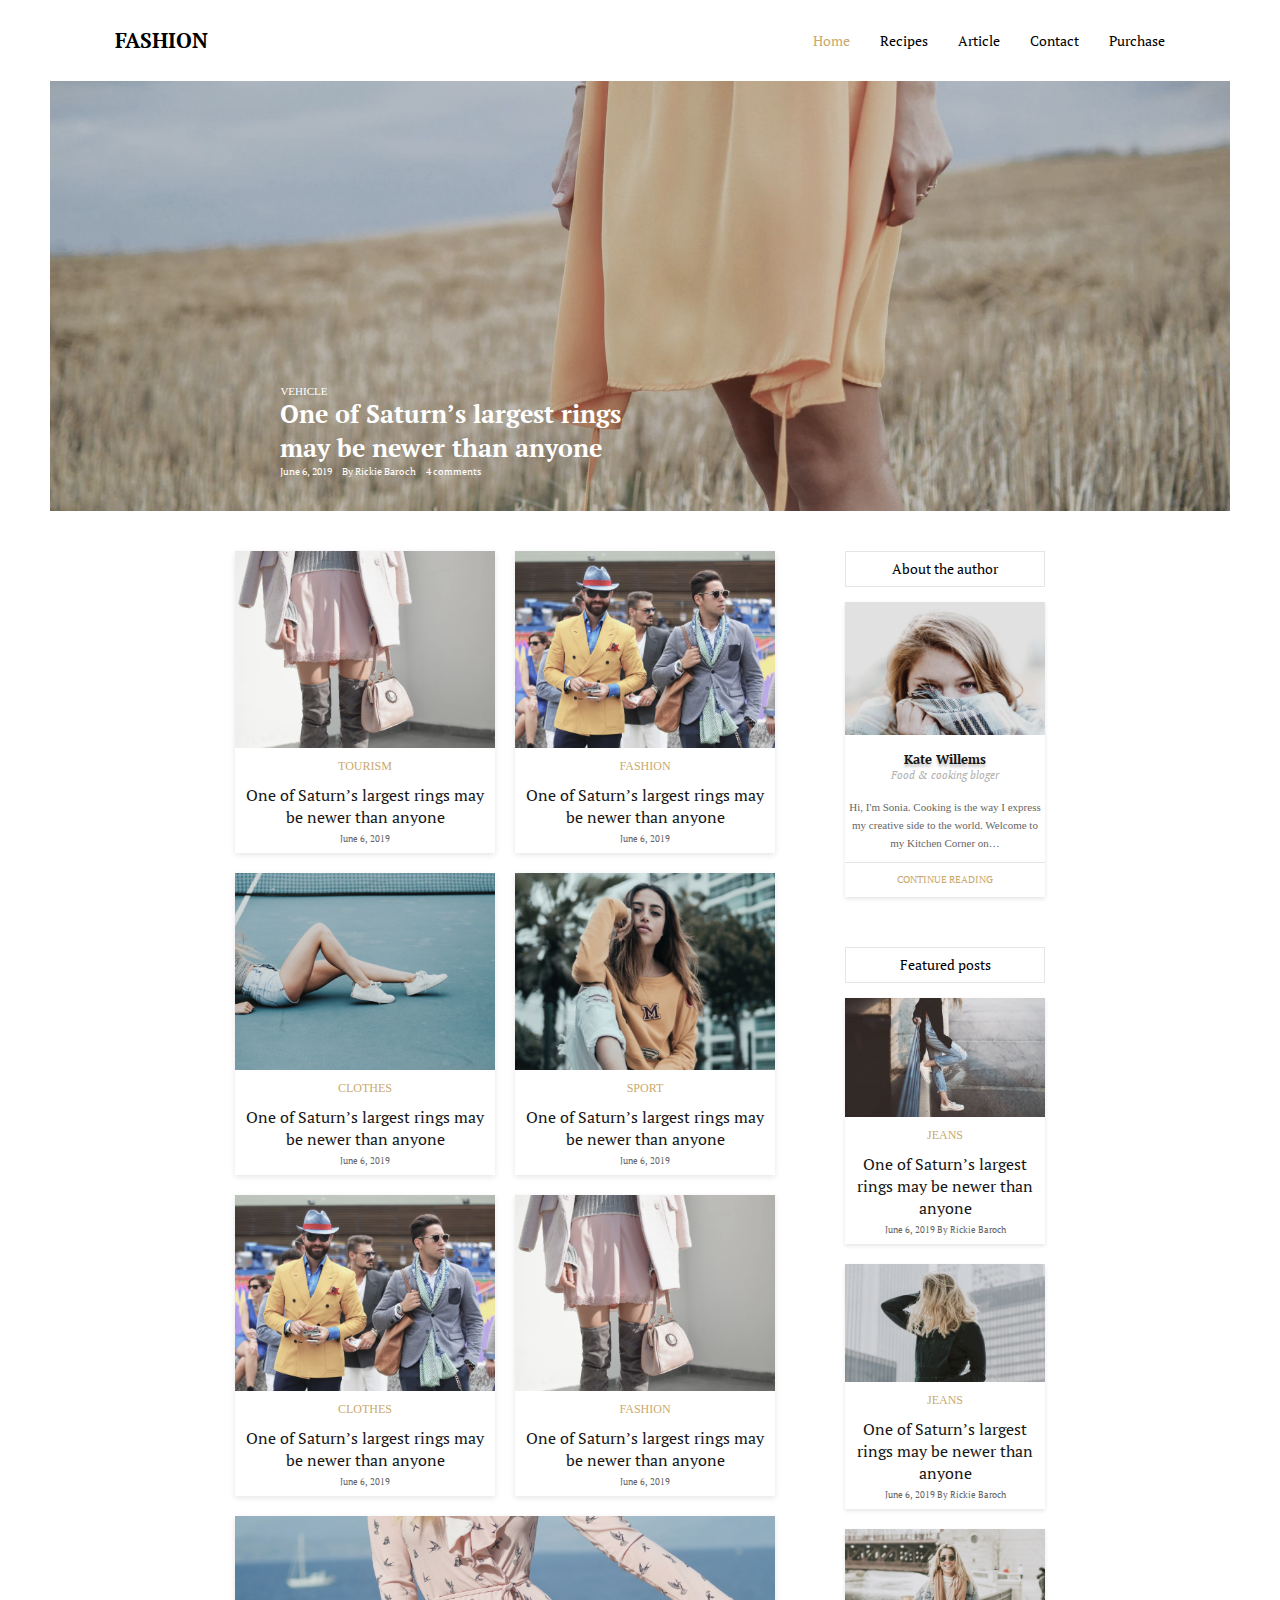
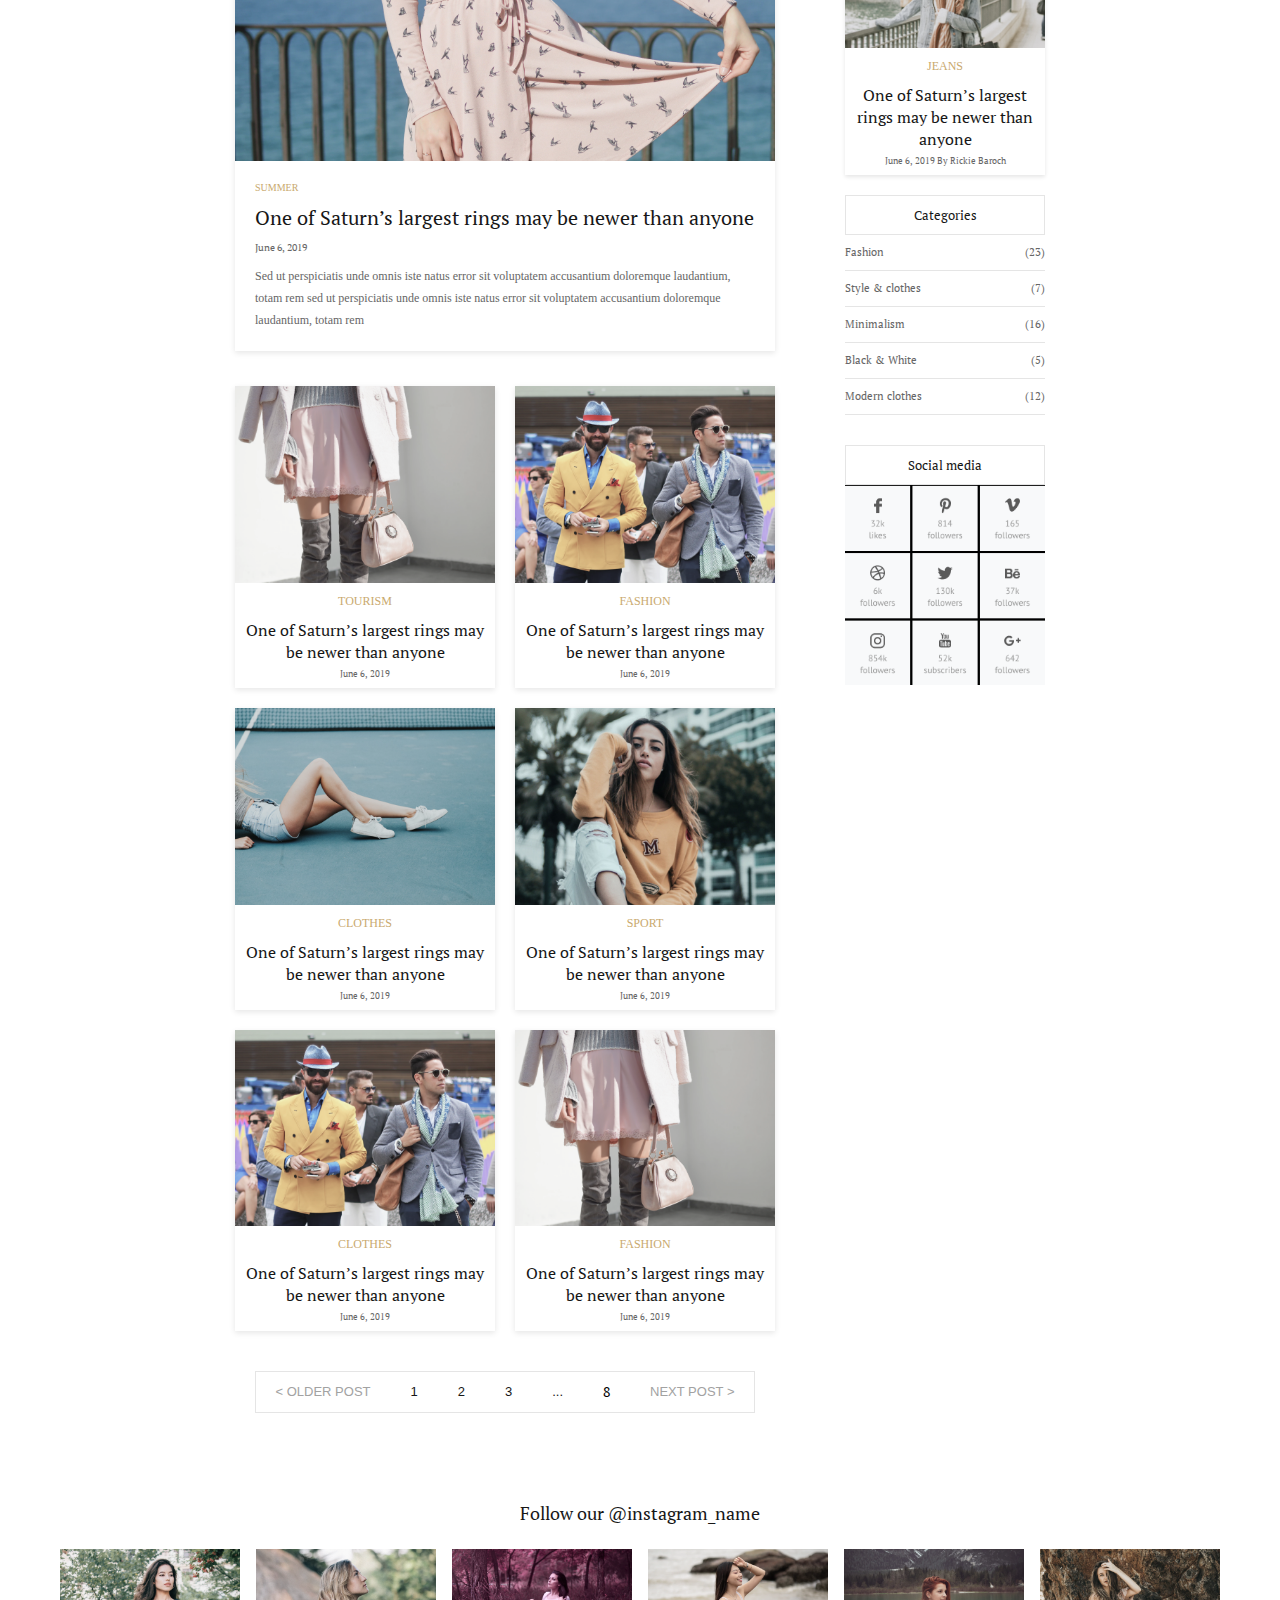
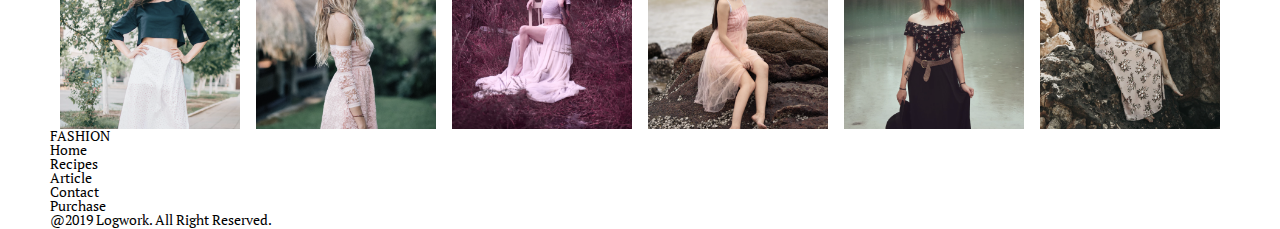
<file: Index.html>
<!DOCTYPE html>
<html lang="ru">
	<head>
		<title>Модная страничка</title>
		<meta http-equiv="Content-type" content="text/html;charset=UTF-8" />
		<link rel="stylesheet" href="css/Модный сайт для саши2.css">
		
		<link rel="preconnect" href="https://fonts.googleapis.com">
		<link rel="preconnect" href="https://fonts.gstatic.com" crossorigin>
		<link href="https://fonts.googleapis.com/css2?family=PT+Sans+Caption&display=swap" rel="stylesheet">
		<link href="https://fonts.googleapis.com/css2?family=PT+Serif:ital,wght@0,400;0,700;1,400&display=swap" rel="stylesheet">
	</head>
	<body>
		<div class="wrapper">
			<div class="content">
				<div class="body"> 
					<div class="header">
						<div class="container">
							<div class="header_body">
								<div class="header__row">
									<div class="header__logo">FASHION</div>
									<div class="header__menu">
										<div class="header__menu_1">Home</div>
										<div class="header__menu_2">Recipes</div>
										<div class="header__menu_2">Article</div>
										<div class="header__menu_2">Contact</div>
										<div class="header__menu_2">Purchase</div>
									</div>
								</div>
							</div>
						</div>
					</div>
					<div class="big-img">
						<div class="container">
							<div class="big-img_body">
								<div class="big-img__text-container">
									<div class="big-img__text-row">Vehicle</div>
									<div class="big-img__text-row">One of Saturn’s largest rings</div>
									<div class="big-img__text-row">may be newer than anyone</div>
									<div class="big-img__text-row">
										<div class="big-img__text-row_1">June 6, 2019</div>
										<div class="big-img__text-row_1">By Rickie Baroch </div>
										<div class="big-img__text-row_1"> 4 comments</div>
									</div>
								</div>
							</div>
						</div>
					</div>
					<div class="big-column">
						<div class="container">
							<div class="big-column__row">
								<div class="big-column__left-side">
									<div class="left-side__block-1">
										<div class="left-side__block-1_left">
											<div class="big-column__block">
												<div class="image"><img class="image" src="img/post1.png" alt="sorry"></div>
												<div class="block__text">
													<p>Tourism</p>
													<p>One of Saturn’s largest rings may be newer than anyone</p>
													<p>June 6, 2019</p>
												</div>	
											</div>
											<div class="big-column__block">
												<img class="image" src="img/post2.png" alt="sorry">
												<div class="block__text">
													<p>clothes</p>
													<p>One of Saturn’s largest rings may be newer than anyone</p>
													<p>June 6, 2019</p>
												</div>	
											</div>
											<div class="big-column__block">
												<img class="image" src="img/post4.png" alt="sorry">
												<div class="block__text">
													<p>clothes</p>
													<p>One of Saturn’s largest rings may be newer than anyone</p>
													<p>June 6, 2019</p>
												</div>
											</div>
										</div>


										<div class="left-side__block-1_right">
											<div class="big-column__block">
												<img class="image" src="img/post4.png" alt="sorry">
												<div class="block__text">	
													<p>fashion</p>
													<p>One of Saturn’s largest rings may be newer than anyone</p>
													<p>June 6, 2019</p>
												</div>
											</div>
											<div class="big-column__block">
												<img class="image" src="img/post3.jpg" alt="sorry">
												<div class="block__text">
													<p>sport</p>
													<p>One of Saturn’s largest rings may be newer than anyone</p>
													<p>June 6, 2019</p>
												</div>
											</div>
											<div class="big-column__block">
												<img class="image" src="img/post1.png" alt="sorry">
												<div class="block__text">
													<p>fashion</p>
													<p>One of Saturn’s largest rings may be newer than anyone</p>
													<p>June 6, 2019</p>
												</div>	
											</div>
										</div>
									</div>
									<div class="left-side__block-2">
										<div class="big-column__block2">
											<div ><img class="image2" src="img/dress.jpg" alt="sorry"></div>
											<div class="block__text2">
												<p>SUMMER</p>
												<p>One of Saturn’s largest rings may be newer than anyone</p>
												<p>June 6, 2019</p>
												<p>Sed ut perspiciatis unde omnis iste natus error sit voluptatem accusantium doloremque laudantium, totam rem sed ut perspiciatis unde omnis iste natus error sit voluptatem accusantium doloremque laudantium, totam rem</p>
											</div>	
										</div>
									</div>
									<div class="left-side__block-3">
										<div class="left-side__block-3_left">
											<div class="big-column__block">
												<div><img class="image" src="img/post1.png" alt="sorry"></div>
												<div class="block__text">
													<p>Tourism</p>
													<p>One of Saturn’s largest rings may be newer than anyone</p>
													<p>June 6, 2019</p>
												</div>	
											</div>
											<div class="big-column__block">
												<img class="image" src="img/post2.png" alt="sorry">
												<div class="block__text">
													<p>clothes</p>
													<p>One of Saturn’s largest rings may be newer than anyone</p>
													<p>June 6, 2019</p>
												</div>	
											</div>
											<div class="big-column__block">
												<img class="image" src="img/post4.png" alt="sorry">
												<div class="block__text">
													<p>clothes</p>
													<p>One of Saturn’s largest rings may be newer than anyone</p>
													<p>June 6, 2019</p>
												</div>
											</div>
										</div>


										<div class="left-side__block-3_right">
											<div class="big-column__block">
												<img class="image" src="img/post4.png" alt="sorry">
												<div class="block__text">	
													<p>fashion</p>
													<p>One of Saturn’s largest rings may be newer than anyone</p>
													<p>June 6, 2019</p>
												</div>
											</div>
											<div class="big-column__block">
												<img class="image" src="img/post3.jpg" alt="sorry">
												<div class="block__text">
													<p>sport</p>
													<p>One of Saturn’s largest rings may be newer than anyone</p>
													<p>June 6, 2019</p>
												</div>
											</div>
											<div class="big-column__block">
												<img class="image" src="img/post1.png" alt="sorry">
												<div class="block__text">
													<p>fashion</p>
													<p>One of Saturn’s largest rings may be newer than anyone</p>
													<p>June 6, 2019</p>
												</div>	
											</div>
										</div>
									</div>
									<div class="left-side__scroll">
										<div class="left-side_body">
											<p>< OLDER POST</p>
											<p>1</p>
											<p>2</p>
											<p>3</p>
											<p>...</p>
											<p>8</p>
											<p>NEXT POST ></p>
										</div>
									</div>
								</div>
								<div class="big-column__right-side">
									<div class="right-side__cards">
										<div class="right-side__small-button1">About the author</div>
										<div class="right-side__block">
											<div class="image3"><img class="image3" src="img/Kate.jpg" alt="f"></div>
											<div class="right-side__text">
												<p>Kate Willems</p>
												<p>Food & cooking bloger</p>
												<p>Hi, I'm Sonia. Cooking is the way I express my creative side to the world. Welcome to my Kitchen Corner on…</p>
												<div class="button">Continue Reading</div>
											</div>
										</div>

										<div class="right-side__small-button2">Featured posts</div>

										<div class="right-side__block">
											<div class="image3"><img class="image3" src="img/right2.jpg" alt="f"></div>
											<div class="block__text">
												<p>jeans</p>
												<p>One of Saturn’s largest rings may be newer than anyone</p>
												<p>June 6, 2019    By Rickie Baroch</p>
											</div>

										</div>

										<div class="right-side__block">
											<div class="image3"><img class="image3" src="img/right3.png" alt="f"></div>
											<div class="block__text">
												<p>jeans</p>
												<p>One of Saturn’s largest rings may be newer than anyone</p>
												<p>June 6, 2019    By Rickie Baroch</p>
											</div>
										</div>

										<div class="right-side__block">
											<div class="image3"><img class="image3" src="img/right4.png" alt="f"></div>
											<div class="block__text">
												<p>jeans</p>
												<p>One of Saturn’s largest rings may be newer than anyone</p>
												<p>June 6, 2019    By Rickie Baroch</p>
											</div>
										</div>
									</div>
									<div class="right-side__Categories">
										<div class="right-side__button right-side__button_Categories">
											<p>Categories</p>
										</div>
										<div class="right-side__Categories_column">
											<div class="right-side__row">
												<p>Fashion</p>
												<p>(23)</p>
											</div>
											<div class="right-side__row">
												<p>Style & clothes</p>
												<p>(7)</p>
											</div>
											<div class="right-side__row">
												<p>Minimalism</p>
												<p>(16)</p>
											</div>
											<div class="right-side__row">
												<p>Black & White</p>
												<p>(5)</p>
											</div>
											<div class="right-side__row">
												<p>Modern clothes</p>
												<p>(12)</p>
											</div>
										</div>
										<div class="right-side__button right-side__button_social">
											<p>Social media</p>
										</div>
										<img class= "image3"src="img/Social media (1).png" alt="">
									</div>
								</div>	
							</div>
						</div>
					</div>
					<div class="big-row">
						<div class="container2">
							<div class="big-row__body">
								<div class="big-row__follow">Follow our @instagram_name</div>
								<div class="big-row__row">
									<img class="big-row__img" src="img/Bitmap.png" alt="#">
									<img class="big-row__img" src="img/Bitmap (1).png" alt="#">
									<img class="big-row__img" src="img/Bitmap (2).png" alt="#">
									<img class="big-row__img" src="img/Bitmap (3).png" alt="#">
									<img class="big-row__img" src="img/Bitmap (4).png" alt="#">
									<img class="big-row__img" src="img/Bitmap (5).png" alt="#">
								</div>
							</div>
						</div>
					</div>
				</div>
				<div class="footer">
					<div class="container">
						<div class="footer__body">
							<div class="footer__head">
								<p>FASHION</p>
							</div>
							<div class="footer__menu">
								<p>Home</p>
								<p>Recipes</p>
								<p>Article</p>
								<p>Contact</p>
								<p>Purchase</p>
							</div>
							<div class="footer__block">
								<div class="footer__block_text">@2019 Logwork. All Right Reserved.</div>
							</div>
						</div>
					</div>
				</div>
			</div>
		</div>
	</body>
</html>
</file>
<file: css/Модный сайт для саши2.css>
/*Обнуление*/
*{padding: 0;
	margin: 0;
	border: 0;}
*,*:before,*:after{
	-moz-box-sizing: border-box;
	-webkit-box-sizing: border-box;
	box-sizing: border-box;}
:focus,:active{outline: none;}
a:focus,a:active{outline: none;}
nav,footer,header,aside{display: block;}
html,body{
	height: 100%;
	width: 100%;
	font-size: 100%;
	line-height: 1;
	font-size: 14px;
	-ms-text-size-adjust: 100%;
	-moz-text-size-adjust: 100%;
	-webkit-text-size-adjust: 100%;}
input,button,textarea{font-family:inherit;}
input::-ms-clear{display: none;}
button{cursor: pointer;}
button::-moz-focus-inner {padding:0;border:0;}
a, a:visited{text-decoration: none;}
a:hover{text-decoration: none;}
ul li{list-style: none;}
img{vertical-align: top;}
h1,h2,h3,h4,h5,h6{font-size:inherit;font-weight: 400;}
/*--------------------*/

body{
	font-family: PT Serif;
}
.wrapper{
	min-height: 100%;
	display: flex;
	flex-direction: column;
}
.container{
	max-width: 1180px;
	margin: 0px auto;
}
.container2{
	max-width: 1160px;
	margin: 0px auto;
}
.content{
	display: flex;
	flex-direction: column;
}

.body{
	flex: 1 1 auto;
}

.header_body{
	padding: 30px 65px;;
}
.header__row{
display: flex;
justify-content: space-between;
align-items: center;

}

.header__logo{
	font-size: 21px;
	font-weight: 700;
}

.header__menu{
	display: flex;
	font-size: 14px;
}

.header__menu_1{
	padding-right: 30px;
	color: #C9A96E;
}
.header__menu_2{
	padding-right: 30px;
}

.header__menu_2:last-child{
	padding-right: 0px;
}

.big-img{
	height: 430px;
}
 .big-img_body{
 	background-image: url(../img/Img_1.jpg);
 	background-repeat: no-repeat;
 	background-size: 1180px 430px;
 	width: 100%;
 	height: 430px;
}

.big-img__text-container{
	position: relative;
	top: 303.6px;
	left: 230.4px;
	color: white;
}

.big-img__text-row:first-child{
	font-family: 'PT Sans';
	font-weight: 400;
	font-size: 11px;
	line-height: 12px;
	text-transform: uppercase;

}

.big-img__text-row:nth-child(2){
	font-family: 'PT Serif';
	font-style: normal;
	font-weight: 700;
	font-size: 25px;
	line-height: 34px;
}

.big-img__text-row:nth-child(3){
	font-family: 'PT Serif';
	font-style: normal;
	font-weight: 700;
	font-size: 25px;
	line-height: 34px;
}

.big-img__text-row:nth-child(4){
	display: flex;
	font-family: 'PT Serif';
	font-weight: 400;
	font-size: 10px;
	line-height: 14px;
}
.big-img__text-row_1{
	ont-family: 'PT Serif';
	font-style: normal;
	font-weight: 400;
	font-size: 10px;
	line-height: 14px;
	padding-right: 10px;
}


.big-column{
	padding-top: 40px;
}

.big-column__body{
	margin: 0 auto;
	max-width: 990px;
}

.big-column__row{
	display: flex;
	justify-content: center;
}

.big-column__left-side{
	display: flex;
	display: inline-flex;
	flex-direction: column;
	margin-right: 70px;
}

.left-side__block-1{
	display: flex;
}

.left-side__block-3{
	display: flex;
}


.left-side__block-1_left, .left-side__block-1_right, .left-side__block-3_left, .left-side__block-3_right{
	display: flex;
	flex-direction: column;
}

.left-side__block-1_left, .left-side__block-3_left{
	margin-right: 20px;
}

.big-column__block{
	width: 260px;
	box-shadow: 0px 2px 6px rgba(0, 0, 0, 0.1);
	margin-bottom: 20px;
}

.image{
	width: 260px;
}

.block__text :first-child{
	font-family: 'PT Sans';
	font-weight: 400;
	font-size: 12px;
	line-height: 16px;
	text-transform: uppercase;
	color: #C9A96E;
	margin: 10px;
	text-align: center;

}

.block__text :nth-child(2){
	font-family: 'PT Serif';
	font-style: normal;
	font-weight: 400;
	font-size: 16px;
	line-height: 22px;
	text-align: center;
	color: #171717;
	padding: 0 10px 0 10px;
}

.block__text :nth-child(3){
	font-family: 'PT Serif';
	font-weight: 400;
	font-size: 9px;
	line-height: 12px;
	color: #666666;
	text-align: center;
	padding: 5px 0 8px 0;
}


.left-side__block-2{
	width: 540px;
	margin-bottom: 35px;
	box-shadow: 0px 2px 6px rgba(0, 0, 0, 0.1);
}

.image2{
	width: 540px;
}

.block__text2{
	margin: 20px;
}

.block__text2 p{
	margin-bottom: 10px;
}

.block__text2 p:nth-child(1){
	font-family: 'PT Sans';
	font-style: normal;
	font-weight: 400;
	font-size: 10px;
	line-height: 14px;
	text-transform: uppercase;
	color: #C9A96E;
}
 .block__text2 p:nth-child(2){
 	font-family: 'PT Serif';
	font-style: normal;
	font-weight: 400;
	font-size: 20px;
	line-height: 26px;
	color: #171717;
 }

.block__text2 p:nth-child(3){
	font-family: 'PT Serif';
	font-style: normal;
	font-weight: 400;
	font-size: 10px;
	line-height: 14px;
	color: #666666;
}

.block__text2 p:nth-child(4){
	font-family: 'PT Sans';
	font-style: normal;
	font-weight: 400;
	font-size: 12px;
	line-height: 22px;
	color: #666666;
}



.big-column__right-side{
	display: flex;
	flex-direction: column;
	width: 200px;
}

.right-side__small-button1{
	text-align: center;
	border: 1px solid rgba(0, 0, 0, 0.1);
	padding: 10px;
	margin:0 0 15px 0;
	width: 200px;
}
.right-side__block{
box-shadow:0px 2px 4px rgba(0, 0, 0, 0.1);
margin: 0 0 20px 0;
}
.image3{
	width: 200px;
}

.right-side__text{
	text-align: center;
}

.right-side__text :first-child{
	font-family: 'PT Serif';
	font-style: normal;
	font-weight: 700;
	font-size: 13px;
	line-height: 18px;
	color: #171717;
	text-shadow: 0px 3px 3px rgba(0, 0, 0, 0.25);
	margin-top: 15px;
	}
.right-side__text :nth-child(2){
	font-family: 'PT Serif';
	font-style: italic;
	font-weight: 400;
	font-size: 11px;
	line-height: 15px;
	text-align: center;
	color: #B1B1B1;
}
.right-side__text :nth-child(3){
	font-family: 'PT Sans';
	font-style: normal;
	font-weight: 400;
	font-size: 11px;
	line-height: 18px;
	text-align: center;
	color: #666666;
	margin: 15px 0 10px 0;

}
.button{
	font-family: 'PT Serif';
	font-style: normal;
	font-weight: 400;
	font-size: 10px;
	line-height: 20px;
	text-transform: uppercase;
	color: #C9A96E;
	border-top: 1px solid #E5E5E5;
	padding: 7px 0 7px 0;
}
.right-side__small-button2{
	text-align: center;
	border: 1px solid rgba(0, 0, 0, 0.1);
	padding: 10px;
	margin:50px 0 15px 0;
	width: 200px;
}


.right-side__button{
	width: 200px;
	padding: 10px;
	border: 1px solid #E5E5E5;
}
.right-side__button p{
	font-family: 'PT Serif';
	font-style: normal;
	font-weight: 400;
	font-size: 13px;
	line-height: 18px;
	text-align: center;
	color: #171717;
}
.right-side__Categories_column.right-side__row:last-child{
	border-bottom: 0px solid white;
}

.right-side__row{
	display: flex;
	justify-content: space-between;
	border-bottom: 1px solid #E5E5E5;
}
.right-side__row p{
	font-family: 'PT Serif';
	font-style: normal;
	font-weight: 400;
	font-size: 11px;
	line-height: 15px;
	color: #666666;
	padding: 10px 0 10px 0;
}

.right-side__row :last-child{
border-bottom: none;
}
.right-side__button_social{
	margin-top: 30px;
}
.left-side__scroll{
	display: flex;
	justify-content: center;
}

.left-side_body{
	display: flex;
	text-align: center;
	border: 1px solid #E5E5E5;
	padding: 13px 0 13px 0;
	margin: 20px 0 40px 0;
}
.left-side_body p{
	margin: 0 20px 0 20px;
}
.left-side_body p:nth-child(1){
	font-family: sans-serif;
	font-size: 13px;
	color: #A2A2A2;
}

.left-side_body p:nth-child(2), .left-side_body p:nth-child(3), .left-side_body p:nth-child(4), .left-side_body p:nth-child(5){
	font-family: sans-serif;
	font-size: 13px;
	color: #171717;
}

.left-side_body p:nth-child(7){
	font-family: sans-serif;
	font-size: 13px;
	color: #A2A2A2;
}

.big-row__row{
	display: flex;
	justify-content: space-between;
}

.big-row__follow{
	font-family: 'PT Serif';
	font-weight: 400;
	font-size: 18px;
	line-height: 31px;
	text-align: center;
	color: #171717;
	margin: 45px 0 20px 0;
}
.big-row__img{
	width: 180px;
}
.footer{

}
</file>
